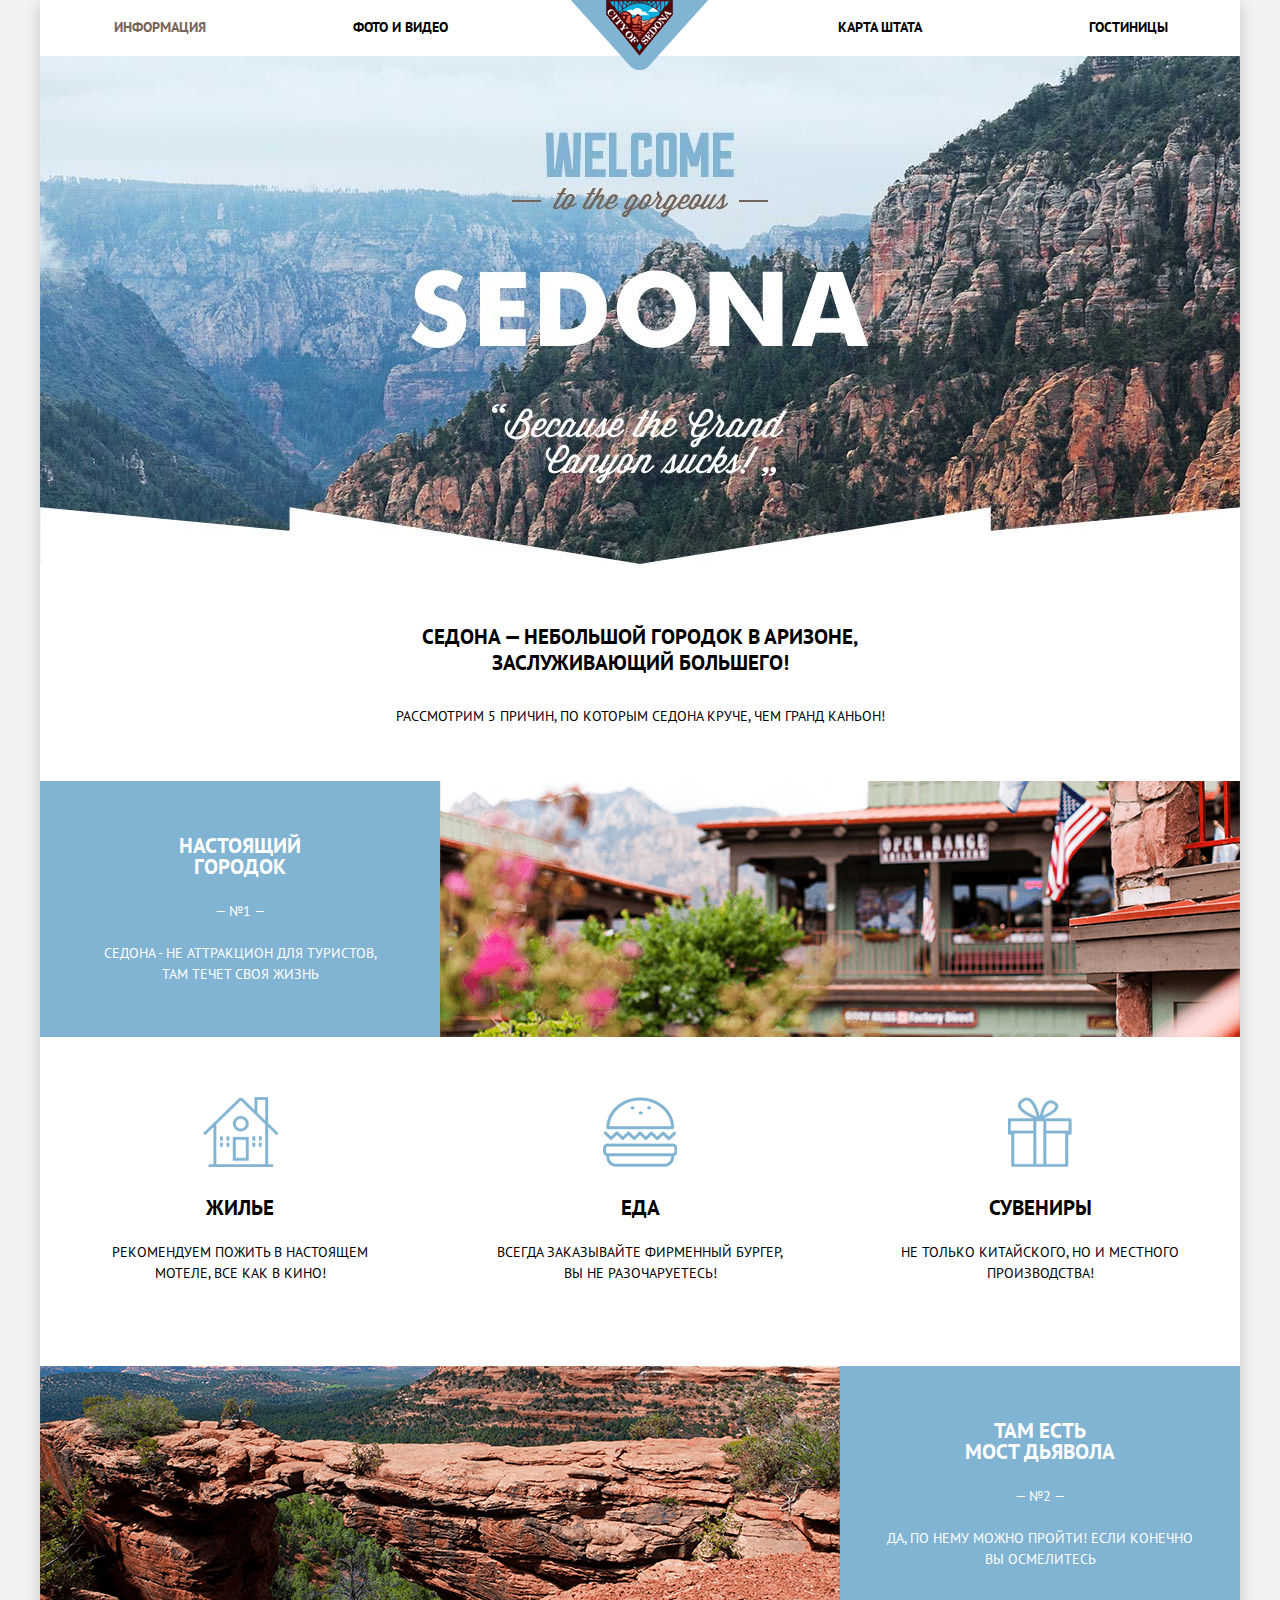
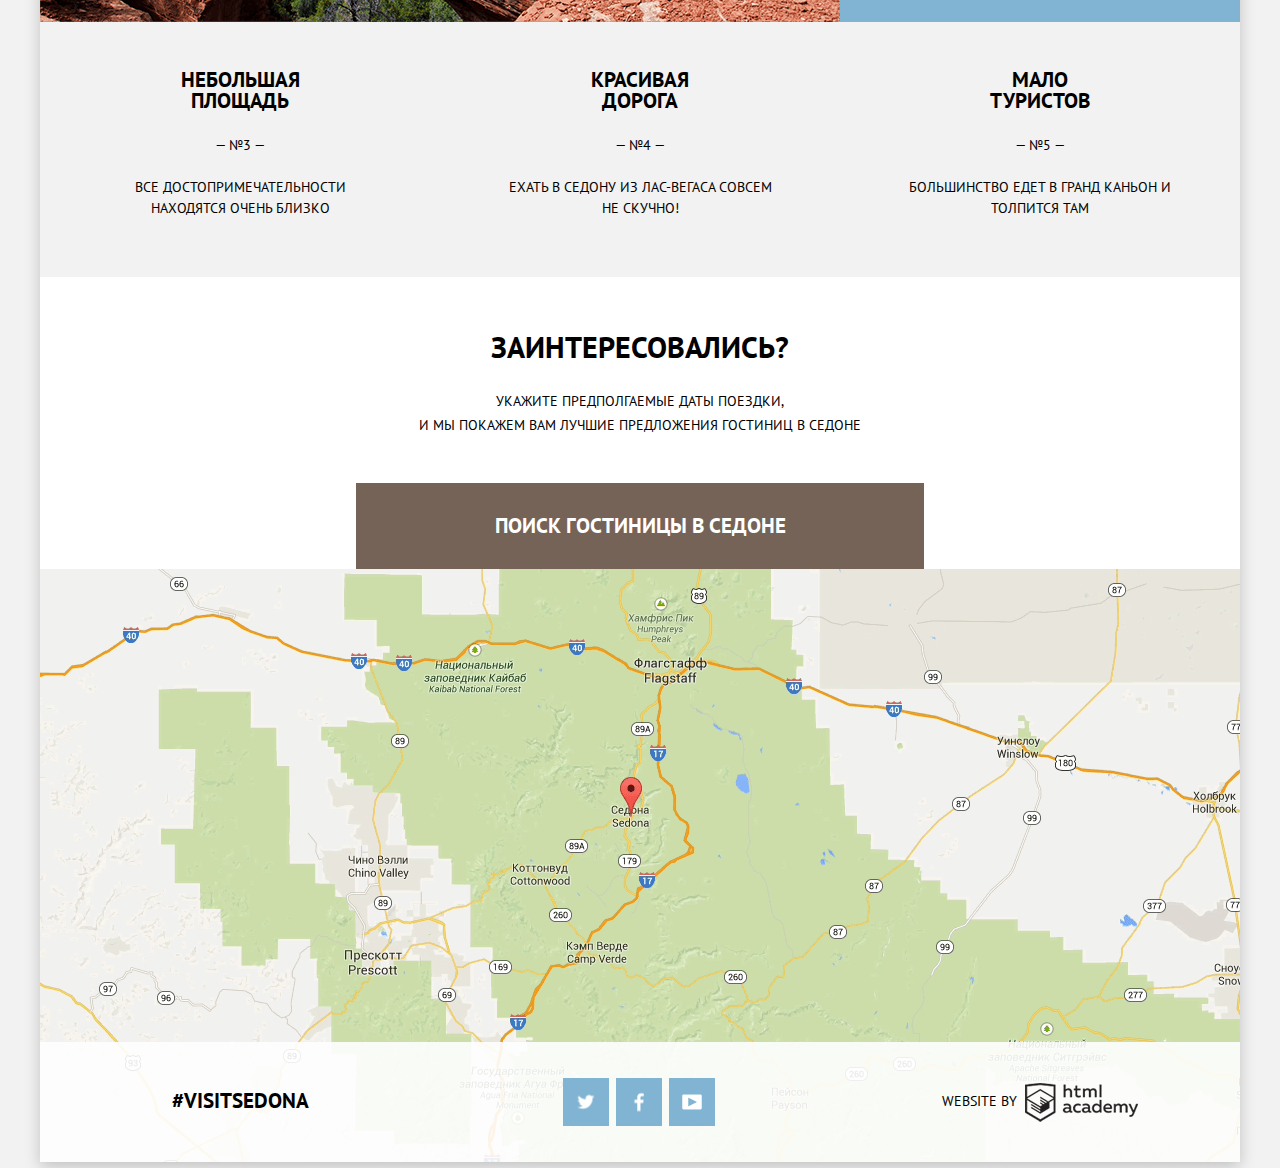
<file: index.html>
<!DOCTYPE html>
<html lang="ru">
  <head>
    <meta charset="utf-8">
    <title>Sedona</title>
    <link rel="stylesheet" href="css/normalize.css">
    <link href="css/min-style.css" rel="stylesheet">
    <link href='https://fonts.googleapis.com/css?family=PT+Sans:400,700&subset=latin,cyrillic' rel='stylesheet' type='text/css'>
  </head>
  <body>
    <div class="container clearfix">

    <!-- Навигация сайта -->
  	  <header class="main-header">
    		  <nav class="main-navigation">
      			<ul>
      			  <li><a href="#" class="title-2 active">Информация</a></li>
      			  <li><a href="#" class="title-2">Фото и видео</a></li>
      			  <li>
      			    <img class="logo" src="img/logo-nav.png" width="138" height="70" alt="Sedona"/>
              </li>
      			  <li><a href="#" class="title-2">Карта штата</a></li>
      			  <li class="padding"><a href="index-catalog.html" class="title-2">Гостиницы</a></li>
      			</ul>
    		  </nav>
  		</header>
  	   <!-- Картинка и описание -->
      <main>
        <div class="index-welcome">
          <img src="img/background-index.jpg" width="1200" height="508" alt="Sedona"/>
        </div>
        <div class="index-title">
          <h1 class="title-1">Седона — небольшой городок в Аризоне,
              заслуживающий большего!</h1>
          <p>
            Рассмотрим 5 причин, по которым седона круче, чем гранд каньон!
          </p>
        </div>
        <!-- Причины и картинки, не уверена, нужны ли div для секций -->
        <div class="reason clearfix">
          <section class="reason-1 left">
            <h2 class="title-1">Настоящий<br> городок</h2>
            <span> — №1 — </span>
            <p>
              Седона - не аттракцион для туристов,<br>
              там течет своя жизнь
            </p>
          </section>
          <section class="reason-pic right">
            <img src="img/pic-1.png" alt="Здесь должна быть картинка" width="800" height="256" />
          </section>
        </div>
        <div class="features clearfix">
          <section class="feature home">
            <img src="img/icon-home.png" width="75" height="70" alt=""/>
            <h2 class="title-1">Жилье</h2>
            <p>
              Рекомендуем пожить в настоящем
              мотеле, все как в кино!
            </p>
          </section>
          <section class="feature food">
            <img src="img/icon-food.png" width="74" height="70" alt=""/>
            <h2 class="title-1">Еда</h2>
            <p>
              Всегда заказывайте фирменный бургер,<br>
              Вы не разочаруетесь!
            </p>
          </section>
          <section class="feature souvenirs">
            <img src="img/icon-suvenir.png" width="64" height="70" alt=""/>
            <h2 class="title-1">Сувениры</h2>
            <p>
              Не только китайского, но и местного
              производства!
            </p>
          </section>
        </div>
        <div class="reason clearfix">
          <section class="reason-pic left">
            <img src="img/pic-2.png" alt="Здесь должна быть картинка" width="800" height="256" />
          </section>
          <section class="reason-1 right">
            <h2 class="title-1">Там есть<br> мост дьявола</h2>
            <span> — №2 — </span>
            <p>
              Да, по нему можно пройти! Если конечно<br>
              вы осмелитесь
            </p>
          </section>
        </div>
        <div class="facts clearfix">
          <section class="fact place">
            <h2 class="title-1">Небольшая<br> площадь</h2>
            <span > — №3 — </span>
            <p>
              Все достопримечательности
              находятся очень близко
            </p>
          </section>
          <section class="fact road">
              <h2 class="title-1">Красивая<br> дорога</h2>
              <span > — №4 — </span>
              <p>
                Ехать в Седону из Лас-Вегаса совсем
                не скучно!
              </p>
          </section>
          <section class="fact tourist">
            <h2 class="title-1">Мало<br> туристов</h2>
            <span > — №5 — </span>
            <p>
              Большинство едет в Гранд Каньон и
              толпится там
            </p>
          </section>
        </div>
        <div class="search-form">
          <div class="interesting">
            <h2 class="title-3">Заинтересовались?</h2>
            <p>
              Укажите предполгаемые даты поездки,
              <br>
              и мы покажем Вам лучшие предложения гостиниц в Седоне
            </p>
          </div>
          <a href="form.html" class="title-1 search">Поиск гостиницы в Седоне</a>
        </div>
          <!-- Скрытая форма-->
        <div class="hidden-form">
          <form class="search-hidden">
            <div class="input-in">
            <label for="check" class="title-2">Дата заезда:</label>
            <input class="date" type="text" name="check" placeholder="24 апреля 2016" id="check">
            <span class="icon-calendar"></span>
            </div>
            <div class="input-out">
            <label for="checkout" class="title-2">Дата выезда:</label>
            <input class="date" type="text" name="checkout" placeholder="4 июля 2016" id="checkout">
            <span class="icon-calendar"></span>
            </div>
            <div class="input-adult left">
            <label for="adult" class="title-2">Взрослые:</label>
            <span class="icon-minus"></span>
            <input class="number adult" type="text" name="adult" placeholder="2" id="adult">
            <span class="icon-plus"></span>
            </div>
            <div class="input-child left">
            <label for="child" class="title-2">Дети:</label>
            <span class="icon-minus"></span>
            <input class="number child" type="text" name="child" placeholder="0" id="child">
            <span class="icon-plus"></span>
            </div>
            <div class="input-btn">
            <button class="search-btn" type="submit">Найти</button>
            </div>
          </form>
        </div>
      </main>

      <footer class="main-footer main-footer-map">
        <div class="map">
          <iframe src="https://www.google.com/maps/embed?pb=!1m18!1m12!1m3!1d52384.95626673283!2d-111.79359417553536!3d34.854725548017335!2m3!1f0!2f0!3f0!3m2!1i1024!2i768!4f13.1!3m3!1m2!1s0x872da132f942b00d%3A0x5548c523fa6c8efd!2z0KHQtdC00L7QvdCwLCDQkNGA0LjQt9C-0L3QsCA4NjMzNiwg0KHQqNCQ!5e0!3m2!1sru!2sru!4v1462632859149" width="1200" height="593" allowfullscreen></iframe>
        </div>
        <div class="footer-column clearfix">
          <section class="block tag">
            <h2 class="title-1">#visitsedona</h2>
          </section>
          <section class="block social">
            <a class="social-btn social-btn-tw" href="https://twitter.com/">
            </a>
            <a class="social-btn social-btn-fb" href="https://facebook.com/">
            </a>
            <a class="social-btn social-btn-ytb" href="https://youtube.com/">
            </a>
          </section>
          <section class="block copyright">
            <a href="https://htmlacademy.ru/">Website by</a>
          </section>
        </div>
      </footer>
    </div>
    <script src="js/min-main.js"></script>
	</body>
</html>
</file>
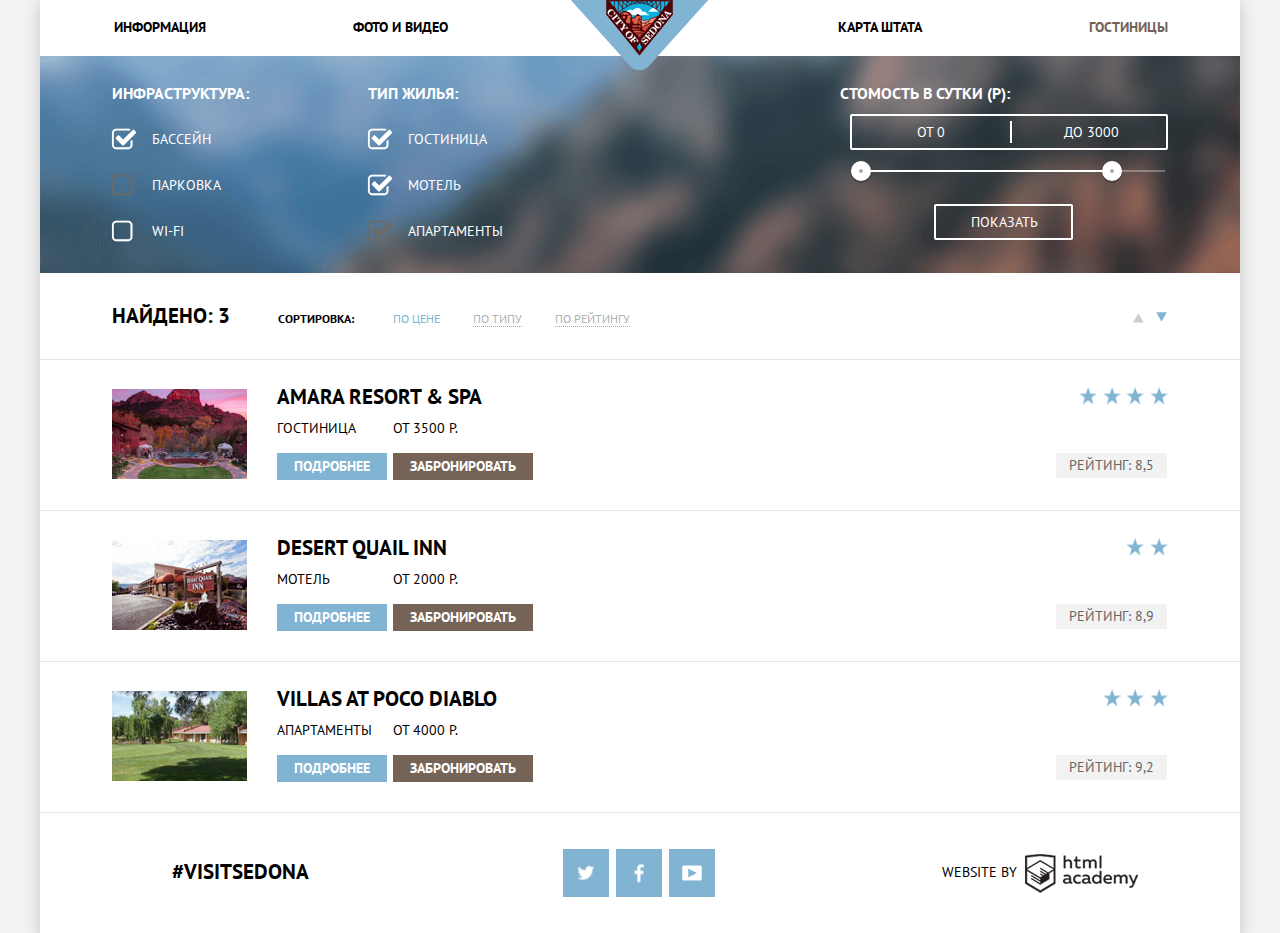
<file: index-catalog.html>
<!DOCTYPE html>
<html lang="ru">
  <head>
    <meta charset="utf-8">
    <title>Sedona</title>
    <link rel="stylesheet" href="css/normalize.css">
    <link href="css/min-style.css" rel="stylesheet">
    <link href='https://fonts.googleapis.com/css?family=PT+Sans:400,700&subset=latin,cyrillic' rel='stylesheet' type='text/css'>
  </head>
  <body>
    <div class="container clearfix">
    <!-- Навигация сайта -->
  	  <header class="main-header">
        <nav class="main-navigation">
          <ul>
            <li><a href="#" class="title-2">Информация</a></li>
            <li><a href="#" class="title-2">Фото и видео</a></li>
            <li>
              <a href="index.html"><img class="logo" src="img/logo-nav.png" width="138" height="70" alt="Sedona"/></a>
            </li>
            <li><a href="#" class="title-2">Карта штата</a></li>
            <li class="padding"><a class="title-2 active">Гостиницы</a></li>
          </ul>
        </nav>
  		</header>

      <main>
        <!-- Блок с фильтрами по поиску -->
        <section class="accommodation-filter clearfix">
          <form>
            <!-- Фильтр по инфраструктуре -->
            <fieldset class="filter infrastructure left">
              <h2 class="title-4">Инфраструктура:</h2>
              <ul>
                <li>
                  <input class="checked" type="checkbox" name="structure" id="pool" checked>
                  <label for="pool">Бассейн</label>
                </li>
                <li>
                  <input class="check" type="checkbox" name="structure" id="parking" disabled>
                  <label for="parking">Парковка</label>
                </li>
                <li>
                  <input type="checkbox" name="structure" id="internet">
                  <label for="internet">WI-FI</label>
              </li>
              </ul>
            </fieldset>
            <!-- Фильтр по типу жилья -->
            <fieldset class="filter housing left">
              <h2 class="title-4">Тип жилья:</h2>
              <ul>
                <li>
                  <input type="checkbox" name="house" id="hotel" checked>
                  <label for="hotel">Гостиница</label>
                </li>
                <li>
                  <input type="checkbox" name="house" id="motel" checked>
                  <label for="motel">Мотель</label>
                </li>
                <li>
                  <input type="checkbox" name="house" id="apartment" disabled checked>
                  <label for="apartment">Апартаменты</label>
              </li>
              </ul>
            </fieldset>
          </form>
          <div class="price-filter right">
            <form>
              <!-- Фильтр по цене за сутки -->
              <fieldset class="filter-cost">
                <h2 class="title-4">Стомость в сутки (Р):</h2>
                <div class="price-controls">
                  <label class="min-price" for="toprice">от
                    <input type="text" name="min-price" value="0" id="toprice">
                  </label>
                  <label class="max-price" for="fromprice">до
                    <input type="text" name="max-price" value="3000" id="fromprice">
                  </label>
                </div>
                <div class="range-controls">
                  <div class="scale">
                    <div class="bar"></div>
                  </div>
                  <div class="range-toggle range-toggle-min"></div>
                  <div class="range-toggle range-toggle-max"></div>
                </div>
                <button type="submit" class="btn-transparent">Показать</button>
              </fieldset>
            </form>
          </div>
        </section>
        <!-- Блок с сортировкой отелей -->
        <section class="hotel-list">
          <div class="found">
          <h2 class="title-1">Найдено: 3</h2>
          </div>
          <div class="sorting">
            <h2 class="title-5">Сортировка:</h2>
          </div>
            <ul class="sort">
              <li>
                <a href="#" class="active title-5">По цене</a>
              </li>
              <li>
                <a href="#" class="noactive title-5">По типу</a>
              </li>
              <li>
                <a href="#" class="noactive title-5">По рейтингу</a>
              </li>
            </ul>
            <div class="sort-btn right">
              <a href="#" class="btn up"></a>
              <a href="#" class="btn down"></a>
          </div>
        </section>
        <!-- Найденные отели -->
        <section class="hotel clearfix">
          <article class="house clearfix">
            <div class="picture">
              <a href="#"><img src="img/hotel-1.jpg" width="135" height="90" alt=""/></a>
            </div>
            <div class="description">
              <h2 class="title-1">
                <a href="#" class="name">Amara Resort & Spa</a>
              </h2>
              <div class="about-hotel">
                <span>Гостиница</span>
                <span>От 3500 р.</span>
              </div>
              <div class="btns">
                <a href="#" class="btn btn-more">Подробнее</a>
                <a href="#" class="btn btn-booking">Забронировать</a>
              </div>
            </div>
            <div class="hotel-stars">
              <div class="stars">
               <!--Звезды отеля -->
                <span class="star"></span>
                <span class="star"></span>
                <span class="star"></span>
                <span class="star"></span>
              </div>
              <!-- Рейтинг отеля -->
            <div class="rating">Рейтинг: 8,5</div>
          </div>
          </article>
          <article class="house clearfix">
            <div class="picture">
              <a href="#"><img src="img/hotel-2.jpg" width="135" height="90" alt=""/></a>
            </div>
            <div class="description">
              <h2 class="title-1">
                <a href="#" class="name">Desert Quail Inn</a>
              </h2>
              <div class="about-hotel">
                <span>Мотель</span>
                <span>От 2000 р.</span>
              </div>
              <div class="btns">
                <a href="#" class="btn btn-more">Подробнее</a>
                <a href="#" class="btn btn-booking">Забронировать</a>
              </div>
            </div>
            <div class="hotel-stars">
              <div class="stars">
                <span class="star"></span>
                <span class="star"></span>
              </div>
              <div class="rating">Рейтинг: 8,9</div>
            </div>
          </article>
          <article class="house clearfix">
            <div class="picture">
              <a href="#"><img src="img/hotel-3.jpg" width="135" height="90" alt=""/></a>
            </div>
            <div class="description">
              <h2 class="title-1">
                <a href="#" class="name">Villas at Poco Diablo</a>
              </h2>
              <div class="about-hotel">
              <span>Апартаменты</span>
              <span>От 4000 р.</span>
              </div>
              <div class="btns">
              <a href="#" class="btn btn-more">Подробнее</a>
              <a href="#" class="btn btn-booking">Забронировать</a>
              </div>
            </div>
            <div class="hotel-stars">
              <div class="stars">
                <span class="star"></span>
                <span class="star"></span>
                <span class="star"></span>
              </div>
              <div class="rating">Рейтинг: 9,2</div>
            </div>
          </article>
        </section>
      </main>

      <footer>
        <div class="main-footer-catalog clearfix">
          <section class="block tag">
            <h2 class="title-1">#visitsedona</h2>
          </section>
          <section class="block social">
            <a class="social-btn social-btn-tw" href="https://twitter.com/">
            </a>
            <a class="social-btn social-btn-fb" href="https://facebook.com/">
            </a>
            <a class="social-btn social-btn-ytb" href="https://youtube.com/">
            </a>
          </section>
          <section class="block copyright">
            <a href="https://htmlacademy.ru/">Website by</a>
          </section>
        </div>
      </footer>
    </div>
	</body>
</html>
</file>
<file: css/min-style.css>
/*стили страницы*/@font-face{font-family: "PT Sans Narrow";src: url("../fonts/web/ptsansnarrow.woff");font-weight: normal;}@font-face{font-family: "PT Sans Narrow";src: url('../fonts/web/ptsansnarrowbold.woff');font-weight: bold;}body{margin: 0;padding: 0;font-weight: normal;font-size: 14px;line-height: 21px;font-family: 'PT Sans', 'Arial', sans-serif;text-align: center;text-transform: uppercase;color: #000;background: #f2f2f2;}.sprite{display: block;background-image: url(spritesheet.png);background-repeat: no-repeat;}.sprite-icon-calendar{width: 21px;height: 22px;background-position: -15px -15px;}.sprite-icon-calendar-active{width: 21px;height: 22px;background-position: -66px -15px;}.sprite-icon-calendar-hvr{width: 21px;height: 22px;background-position: -117px -15px;}.sprite-icon-check{width: 22px;height: 22px;background-position: -168px -15px;}.sprite-icon-check-hvr{width: 22px;height: 22px;background-position: -15px -67px;}.sprite-icon-checked{width: 26px;height: 22px;background-position: -67px -67px;}.sprite-icon-checked-hvr{width: 26px;height: 22px;background-position: -123px -67px;}.sprite-icon-down{width: 11px;height: 10px;background-position: -179px -67px;}.sprite-icon-down-hvr{width: 11px;height: 10px;background-position: -179px -107px;}.sprite-icon-fc{width: 10px;height: 19px;background-position: -15px -147px;}.sprite-icon-fc-active{width: 10px;height: 19px;background-position: -55px -147px;}.sprite-icon-minus{width: 12px;height: 3px;background-position: -95px -147px;}.sprite-icon-minus-active{width: 12px;height: 3px;background-position: -137px -147px;}.sprite-icon-minus-hvr{width: 12px;height: 3px;background-position: -179px -147px;}.sprite-icon-plus{width: 11px;height: 11px;background-position: -95px -180px;}.sprite-icon-plus-active{width: 11px;height: 11px;background-position: -136px -180px;}.sprite-icon-plus-hvr{width: 11px;height: 11px;background-position: -177px -180px;}.sprite-icon-star{width: 18px;height: 17px;background-position: -220px -15px;}.sprite-icon-tw{width: 17px;height: 15px;background-position: -220px -62px;}.sprite-icon-tw-active{width: 17px;height: 15px;background-position: -221px -107px;}.sprite-icon-up{width: 11px;height: 10px;background-position: -221px -152px;}.sprite-icon-up-active{width: 11px;height: 10px;background-position: -218px -192px;}.sprite-icon-up-hvr{width: 11px;height: 10px;background-position: -15px -232px;}.sprite-icon-ytb{width: 20px;height: 16px;background-position: -56px -232px;}.sprite-icon-ytb-active{width: 20px;height: 16px;background-position: -106px -232px;}*{margin: 0;padding: 0;list-style: none;}.title-1{font-weight: bold;font-size: 21px;line-height: 21px;margin: 0;}.title-2{font-weight: bold;font-size: 14px;line-height: 21px;}.title-3{font-weight: bold;font-size: 30px;line-height: 26px;}.title-4{font-weight: bold;font-size: 14px;line-height: 21px;}.title-5{font-size: 12px;line-height: 18px;}.clearfix::after{content: '';display: table;clear: both;}/* header */.container{width: 1200px;margin: 0 auto;background: #fff;box-shadow: 0 5px 15px rgba(0,1,1,0.2);}.main-navigation ul{margin: 0;padding: 0;font-size: 0;}.main-navigation li{display: inline-block;width: 20%;vertical-align: top;font-weight: bold;font-size: 14px;background-color: #fff;}.main-navigation li:not(:nth-of-type(3)) {padding: 17px 0;}.main-navigation li:nth-of-type(3){height: 56px;}.padding a{padding-left: 17px;}.main-navigation a{display: inline-block;vertical-align: top;text-decoration: none;color: #000;}.main-navigatiоn a:nth-of-type(2){padding-left: 3px;}.main-navigation a:nth-of-type(4){padding-left: 17px;}.main-navigation a:hover{color: #81b3d2;}.main-navigation a:active{color: #b2b2b2;}.main-navigation .active{color: #766357;}.main-navigation .active:hover{color: #604e43;}.main-navigation .active:active{color: #d6d0cc;}img.logo{position: relative;}/* index */.index-title{width: 576px;margin: 0 auto;padding-top: 54px;}.index-title h1{line-height: 26px;}.index-title > p{margin-top: 30px;margin-bottom: 54px;}.index-welcome > img{height: 508px;background-color: #d6e7f1;}.left{float: left;}.right{float: right;}.reason{background: #81b3d2;}.reason-1{width: 400px;color: #fff;background: #81b3d2;}.reason-1 > h2{width: 60%;margin-top: 54px;margin-left: auto;margin-right: auto;margin-bottom: 24px;line-height: 21px;}.reason-1 > p{margin-top: 21px;}.reason-pic{width: 800px;height: 256px;background-color: #ad8c81;}.feature{float: left;width: 320px;padding-top: 60px;padding-right: 40px;padding-bottom: 77px;padding-left: 40px;}.feature > h2{margin-top: 24px;margin-bottom: 7px;}.feature > p{margin-top: 19px;padding: 5px;}.facts{background: #f2f2f2;}.fact{float: left;width: 320px;padding: 0 40px;}.fact > h2{margin-top: 47px;margin-bottom: 24px;}.fact > p{margin-top: 21px;margin-bottom: 58px;margin-left: 20px;margin-right: 20px;}.interesting{width: 500px;margin: 0 auto;padding-top: 57px;padding-right: 56px;padding-bottom: 46px;padding-left: 56px;}.interesting > h2{margin-bottom: 29px;}.interesting > p{line-height: 24px;}.search{display: block;width: 508px;margin: 0 auto;padding: 30px;font-size: 21px;line-height: 26px;text-align: center;text-decoration: none;color: #ffffff;background-color: #766357;}/*Скрытая форма */@keyframes jump{0% {transform: translateX(-500px);}80% {transform: translateX(40px);}100% {transform: translateX(0);}}@keyframes error{0%, 100% {transform: translateX(0);}10%, 30%, 50%, 70%, 90% {transform: translateX(-10px);}20%, 40%, 60%, 80% {transform: translateX(10px);}}.hidden-form{display: none;width: 568px;position: absolute;margin-left: 316px;background: #fff;box-shadow: 0 7px 15px rgba(0, 1, 1, 0.15);z-index: 100;}.show-form{display: block;animation-name: jump;animation-duration: 0.6s;}.show-form-error{display: block;animation-name: error;animation-duration: 0.8s;}.search-hidden{text-align: left;padding: 56px 35px 35px 56px;}.search-hidden .date{padding-left: 15px;box-sizing: border-box;text-transform: uppercase;font-weight: bold;outline: none;}.search-hidden .number{text-align: center;font-weight: bold;outline: none;}.search-hidden .date:hover,.search-hidden .number:hover{background-color: #ebebeb;}.search-hidden .date:focus,.search-hidden .number:focus{background-color: #fff;border: 2px solid #e5e5e5;}.input-in,.input-out,.input-adult,.input-child{position: relative;}.input-in .icon-calendar,.input-out .icon-calendar{position: absolute;top: 7px;right: 29px;background-image: url('../img/icon-sprite.png');background-repeat: no-repeat;width: 21px;height: 22px;background-position: -15px -15px;cursor: pointer;}.input-in .icon-calendar:hover,.input-out .icon-calendar:hover{background-position: -117px -15px;}.input-in .icon-calendar:active,.input-out .icon-calendar:active{background-position: -66px -15px;}.input-adult .icon-minus,.input-child .icon-minus{position: absolute;top: 18px;right: 142px;background-image: url('../img/icon-sprite.png');background-repeat: no-repeat;width: 12px;height: 3px;background-position: -95px -147px;cursor: pointer;}.input-child .icon-minus{right: 88px;}.input-adult .icon-minus:hover,.input-child .icon-minus:hover{background-position: -179px -147px;}.input-adult .icon-minus:active,.input-child .icon-minus:active{background-position: -137px -147px;}.input-adult .icon-plus,.input-child .icon-plus{position: absolute;top: 14px;right: 67px;background-image: url('../img/icon-sprite.png');background-repeat: no-repeat;width: 11px;height: 11px;background-position: -95px -180px;cursor: pointer;}.input-adult .icon-plus:hover,.input-child .icon-plus:hover{background-position: -177px -180px;}.input-adult .icon-plus:active,.input-child .icon-plus:active{background-position: -136px -180px;}.input-child .icon-plus{right: 13px;}.input-in > label{margin-right: 19px;}.input-out > label{margin-right: 16px;}.input-adult > label{margin-right: 36px;}.input-child > label{margin-right: 18px;}::-webkit-input-placeholder {opacity: 1;}::-moz-placeholder {opacity: 1;}:-moz-placeholder {opacity: 1;}:-ms-input-placeholder {opacity: 1;}.search-hidden .date,.number{height: 38px;border: none;box-sizing: border-box;background: #f2f2f2;}.date{width: 346px;margin-bottom: 29px;}.number{width: 114px;}.number.adult{margin-right: 53px;}.number.child{margin-left: 5px;}.search-btn{width: 458px;padding: 15px;margin: 55px auto 21px;font-size: 21px;line-height: 26px;font-weight: bold;text-transform: uppercase;color: white;background-color: #81b3d2;border: none;cursor: pointer;}.search-btn:hover{background-color: #669ec0;}.search-btn:active{background-color: #5496bd;color: #88b6d1;}/*Sedona-catalog*/.accommodation-filter{width: 1054px;height: 155px;padding: 31px 73px;text-align: left;color: white;background: #263940 url('../img/background-catalog.png') no-repeat;}.filter{border: none;}.filter h2{margin-top: -4px;margin-left: -3px;margin-bottom: 25px;font-size: 16px;}.filter li{margin-bottom: 26px;}.infrastructure,.filter{padding: 0;}.infrastructure{margin-right: 120px;}input[type="checkbox"]{display: none;}input[type="checkbox"] + label{display: block;margin: 10px 0;line-height: 20px;padding-left: 37px;position: relative;cursor: pointer;}input[type="checkbox"] + label::before{content: '';display: block;width: 26px;height: 22px;position: absolute;top: 10px;left: 9px;transform: translate(-50%, -50%);background-image: url('../img/icon-sprite.png');background-position: -15px -67px;background-repeat: no-repeat;}input[type="checkbox"]:disabled + label::before{background-position: -168px -15px;}input[type="checkbox"]:checked + label::before{content: '';display: block;width: 26px;height: 22px;position: absolute;top: 10px;left: 9px;transform: translate(-50%, -50%);background-image: url('../img/icon-sprite.png');background-position: -123px -67px;background-repeat: no-repeat;}input[type="checkbox"]:checked:disabled + label::before{background-position: -67px -67px;}.filter-cost{width: 317px;padding-right: 0;text-transform: uppercase;border: none;}.filter-cost h2{margin-top: -9px;margin-bottom: 10px;margin-left: -8px;font-size: 16px;line-height: 21px;font-weight: bold;}.price-controls{position: relative;height: 32px;margin-top: 0;margin-left: 2px;margin-bottom: 20px;margin-right: -3px;font-size: 0;border: 2px solid #fff;border-radius: 2px;}.price-controls::after{content: '';position: absolute;top:50%;left: 50.5%;width: 2px;height: 22px;background: #fff;transform: translate(-50%, -50%);}.price-controls label{display: inline-block;font-size: 14px;line-height: 32px;vertical-align: top;cursor: pointer;}.price-controls .min-price,.price-controls .max-price{width: 90px;padding-left: 65px;font-weight: normal;}.price-controls .max-price{padding-left: 57px;}.price-controls input{width: 50px;margin: 0;color: inherit;font: inherit;background: none;border: none;outline: none;}.range-controls{position: relative;margin-bottom: 32px;margin-left: 3px;}.range-controls .scale{position: relative;height: 2px;background: rgba(255, 255, 255, 0.3);}.range-controls .bar{width: 80%;height: 2px;background: #fff;}.range-toggle{position: absolute;top: -9px;width: 4px;height: 4px;background: #ababab;border: 8px solid #ffffff;border-radius: 50%;box-shadow: 0 2px 1px 0 rgba(0, 1, 1, 0.2);cursor: pointer;}.range-toggle:hover{background: #1c4f80;}.range-toggle-min{left: 0;}.range-toggle-max{left: 80%;}.btn-transparent{display: block;margin-left: 86px;padding-top: 6px;padding-right: 33px;padding-bottom: 6px;padding-left: 35px;font-size: 14px;line-height: 20px;color: #ffffff;text-transform: uppercase;background: transparent;border: 2px solid #ffffff;border-radius: 2px;outline: none;cursor: pointer;}.btn-transparent:hover{color: #000000;background: #ffffff;}.hotel-list{width: 1056px;padding: 30px 72px;text-align: left;border-bottom: 1px solid #e5e5e5;}.found,.sorting,.sort,.sort li{display: inline-block;vertical-align: middle;}.found{margin-right: 44px;font-weight: bold;}.found > h2{line-height: 26px;}.sorting{margin-right: 35px;}.sorting h2{margin-top: 5px;}.sort li{margin-top: 4px;margin-right: 29px;}.sort a{text-decoration: none;color: #b1b1b1;}.sort .active{color: #81b3d2;}.sort .noactive:hover{color: #81b3d2;}.sort .noactive:active{color: #000;border: none;}.sort .noactive{border-bottom: 1px dotted #81b3d2;}.sort li:nth-of-type(2):active,.sort li:last-child:active{color: #000;}.sort-btn{position: relative;}.sort-btn .btn{position: absolute;background-image: url('../img/icon-sprite.png');background-repeat: no-repeat;}.btn.up{top: 10px;right: -10px;width: 11px;height: 10px;background-position: -221px -152px;}.btn.up:hover{background-position: -15px -232px;}.btn.up:active{background-position: -218px -192px;}.btn.down{top: 9px;right: -33px;width: 11px;height: 10px;background-position: -179px -67px;}.hotel{width: 1200px;text-align: left;}.house{padding-top: 26px;padding-right: 73px;padding-bottom: 25px;padding-left: 72px;border-bottom: 1px solid #e5e5e5;}.picture{float: left;margin-top: 3px;margin-right: 30px;}.description{float: left;width: 363px;}.description h2{vertical-align: top;margin-bottom: 10px;}.description .name{text-decoration: none;color: #000;}.description .name:hover{color: #81b3d2;}.description .name:active{color: #b2b2b2;}.about-hotel span{vertical-align: middle;}.about-hotel span:first-child{display: inline-block;width: 110px;margin-right: 2px;}.hotel-stars{float: right;text-align: right;}.stars span{position: relative;}.stars .star::before{content: '';position: absolute;top: 10px;right: -10px;transform: translate(-50%, -50%);background-image: url('../img/icon-sprite.png');background-repeat: no-repeat;}.star::before{width: 18px;height: 17px;background-position: -220px -15px;}.stars span:nth-of-type(2)::before{right: 14px;}.stars span:nth-of-type(3)::before{right: 37px;}.stars span:nth-of-type(4)::before{right: 61px;}.btns{margin-top: 17px;}.btns a{text-align: center;text-decoration: none;font-weight: bold;color: white;}.btn{width: 110px;padding-top: 4px;padding-right: 17px;padding-bottom: 5px;padding-left: 17px;}.btn-more{margin-right: 2px;background: #81b3d2;}.btn-more:hover{background-color: #669ec0;}.btn-more:active{background-color: #5496bd;color: #88b6d1;}.btn-booking{background: #766357;}.btn-booking:hover{background-color: #604e43;}.btn-booking:active{background-color: #503e33;color: #857871;}.rating{margin-top: 67px;padding: 2px 13px;text-align: center;color: #666;background: #f2f2f2;}/*footer*/.main-footer-map{position: relative;}.map{position: relative;width: 1200px;height: 593px;background: #e2e7d0 url(../img/map.png) no-repeat 50% 100%;z-index: 9;}.map iframe{border: 0;}.footer-column{position: absolute;z-index: 10;bottom: 0;background: rgba(254,254,254,.9);}.block{float: left;width: 400px;height: 84px;}.tag > h2{padding-top: 46px;line-height: 26px;}.block.social{padding-top: 36px;}.social-btn{display: inline-block;vertical-align: top;width: 46px;height: 48px;font-size: 0;background-color: #81b3d2;position: relative;margin-right: 3px;}.social-btn:hover{background-color: #669ec0;}.social-btn:active{background-color: #5496bd;color: #88b6d1;}.social-btn::before{content: '';position: absolute;top: 50%;left: 50%;transform: translate(-50%, -50%);background-image: url('../img/icon-sprite.png');background-repeat: no-repeat;}.social-btn-tw::before{width: 17px;height: 15px;background-position: -220px -62px;}.social-btn-fb::before{width: 10px;height: 19px;background-position: -15px -147px;}.social-btn-ytb::before{width: 20px;height: 16px;background-position: -56px -232px;}.social-btn-tw:active::before{width: 17px;height: 15px;background-position: -221px -107px;}.social-btn-fb:active::before{width: 10px;height: 19px;background-position: -55px -147px;}.social-btn-ytb:active::before{width: 20px;height: 16px;background-position: -106px -232px;}.block.copyright{padding-top: 25px;}.copyright a{padding-right: 8px;line-height: 26px;text-decoration: none;color: #000;}.copyright a::after{content: '';display: inline-block;vertical-align: baseline;position: relative;width: 113px;height: 39px;top: 16px;left: 8px;background: url('../img/academy.png') no-repeat;}.copyright a:hover::after{background: url('../img/academy-hvr.png') no-repeat;}.copyright a:active::after{background: url('../img/academy-actv.png') no-repeat;}
</file>
